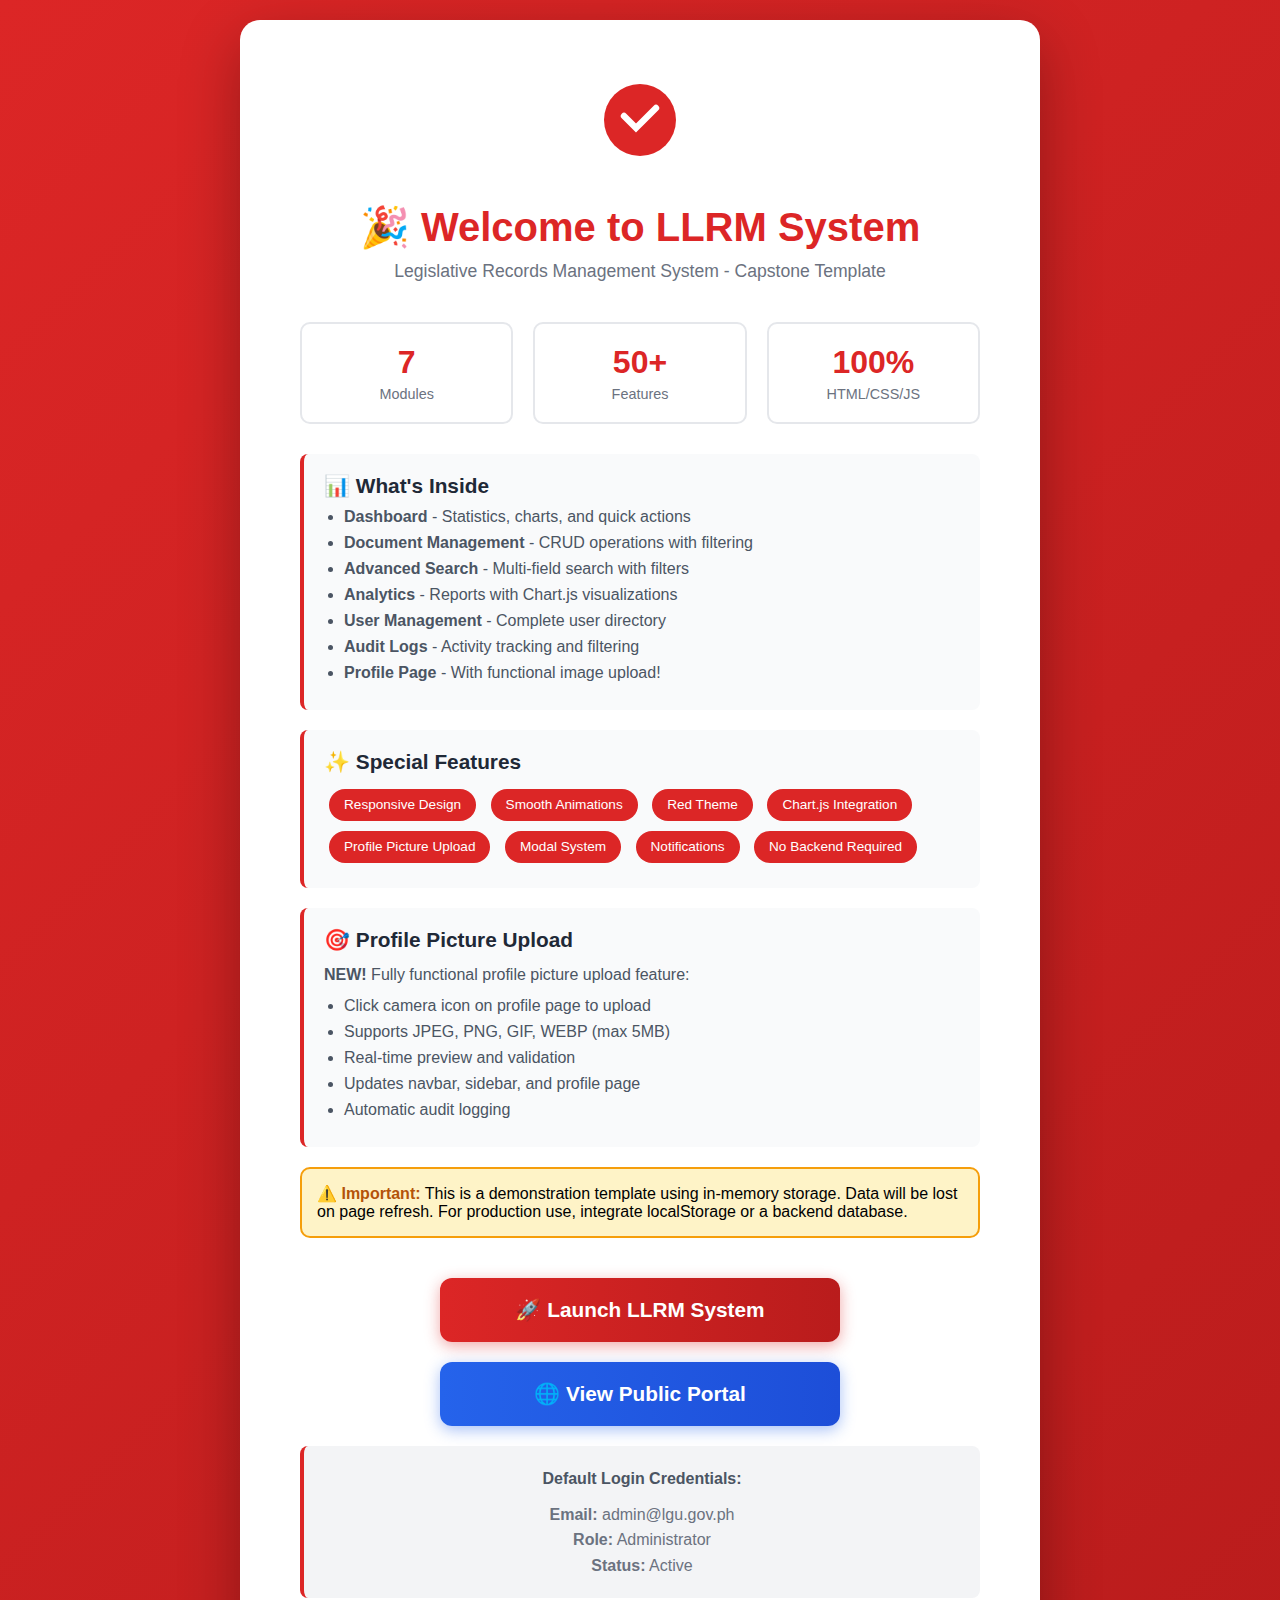
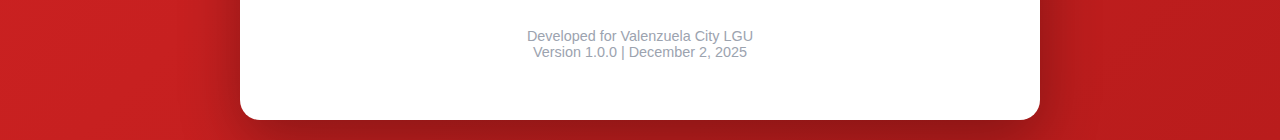
<file: index.html>
<!DOCTYPE html>
<html lang="en">

<head>
    <meta charset="UTF-8">
    <meta name="viewport" content="width=device-width, initial-scale=1.0">
    <title>LLRM System - Quick Start Guide</title>
    <style>
        * {
            margin: 0;
            padding: 0;
            box-sizing: border-box;
        }

        body {
            font-family: 'Segoe UI', Tahoma, Geneva, Verdana, sans-serif;
            background: linear-gradient(135deg, #dc2626 0%, #b91c1c 100%);
            min-height: 100vh;
            display: flex;
            align-items: center;
            justify-content: center;
            padding: 20px;
        }

        .container {
            background: white;
            border-radius: 20px;
            box-shadow: 0 20px 60px rgba(0, 0, 0, 0.3);
            max-width: 800px;
            width: 100%;
            padding: 60px;
            animation: fadeIn 0.5s ease-out;
        }

        @keyframes fadeIn {
            from {
                opacity: 0;
                transform: translateY(20px);
            }

            to {
                opacity: 1;
                transform: translateY(0);
            }
        }

        .logo {
            text-align: center;
            margin-bottom: 40px;
        }

        h1 {
            color: #dc2626;
            font-size: 2.5em;
            margin-bottom: 10px;
            text-align: center;
        }

        .subtitle {
            text-align: center;
            color: #6b7280;
            font-size: 1.1em;
            margin-bottom: 40px;
        }

        .feature-box {
            background: #f9fafb;
            border-left: 4px solid #dc2626;
            padding: 20px;
            margin-bottom: 20px;
            border-radius: 8px;
        }

        .feature-box h3 {
            color: #1f2937;
            margin-bottom: 10px;
            font-size: 1.3em;
        }

        .feature-box p {
            color: #4b5563;
            line-height: 1.6;
        }

        .feature-list {
            margin-top: 10px;
            padding-left: 20px;
        }

        .feature-list li {
            color: #4b5563;
            margin-bottom: 8px;
        }

        .start-button {
            display: block;
            background: linear-gradient(to right, #dc2626, #b91c1c);
            color: white;
            text-align: center;
            padding: 20px 40px;
            border-radius: 12px;
            text-decoration: none;
            font-size: 1.3em;
            font-weight: bold;
            margin: 40px auto 20px;
            max-width: 400px;
            box-shadow: 0 4px 15px rgba(220, 38, 38, 0.4);
            transition: all 0.3s ease;
        }

        .start-button:hover {
            transform: translateY(-2px);
            box-shadow: 0 6px 20px rgba(220, 38, 38, 0.5);
        }

        .info-grid {
            display: grid;
            grid-template-columns: repeat(auto-fit, minmax(200px, 1fr));
            gap: 20px;
            margin: 30px 0;
        }

        .info-card {
            background: white;
            border: 2px solid #e5e7eb;
            border-radius: 10px;
            padding: 20px;
            text-align: center;
        }

        .info-card .number {
            font-size: 2em;
            color: #dc2626;
            font-weight: bold;
            margin-bottom: 5px;
        }

        .info-card .label {
            color: #6b7280;
            font-size: 0.9em;
        }

        .badge {
            display: inline-block;
            background: #dc2626;
            color: white;
            padding: 5px 15px;
            border-radius: 20px;
            font-size: 0.85em;
            margin: 5px;
        }

        .warning {
            background: #fef3c7;
            border: 2px solid #f59e0b;
            border-radius: 10px;
            padding: 15px;
            margin: 20px 0;
        }

        .warning strong {
            color: #b45309;
        }
    </style>
</head>

<body>
    <div class="container">
        <div class="logo">
            <svg width="80" height="80" viewBox="0 0 100 100">
                <circle cx="50" cy="50" r="45" fill="#dc2626" />
                <path d="M30 45 L45 60 L70 35" stroke="white" stroke-width="8" fill="none" stroke-linecap="round" />
            </svg>
        </div>

        <h1>🎉 Welcome to LLRM System</h1>
        <p class="subtitle">Legislative Records Management System - Capstone Template</p>

        <div class="info-grid">
            <div class="info-card">
                <div class="number">7</div>
                <div class="label">Modules</div>
            </div>
            <div class="info-card">
                <div class="number">50+</div>
                <div class="label">Features</div>
            </div>
            <div class="info-card">
                <div class="number">100%</div>
                <div class="label">HTML/CSS/JS</div>
            </div>
        </div>

        <div class="feature-box">
            <h3>📊 What's Inside</h3>
            <ul class="feature-list">
                <li><strong>Dashboard</strong> - Statistics, charts, and quick actions</li>
                <li><strong>Document Management</strong> - CRUD operations with filtering</li>
                <li><strong>Advanced Search</strong> - Multi-field search with filters</li>
                <li><strong>Analytics</strong> - Reports with Chart.js visualizations</li>
                <li><strong>User Management</strong> - Complete user directory</li>
                <li><strong>Audit Logs</strong> - Activity tracking and filtering</li>
                <li><strong>Profile Page</strong> - With functional image upload!</li>
            </ul>
        </div>

        <div class="feature-box">
            <h3>✨ Special Features</h3>
            <p>
                <span class="badge">Responsive Design</span>
                <span class="badge">Smooth Animations</span>
                <span class="badge">Red Theme</span>
                <span class="badge">Chart.js Integration</span>
                <span class="badge">Profile Picture Upload</span>
                <span class="badge">Modal System</span>
                <span class="badge">Notifications</span>
                <span class="badge">No Backend Required</span>
            </p>
        </div>

        <div class="feature-box">
            <h3>🎯 Profile Picture Upload</h3>
            <p><strong>NEW!</strong> Fully functional profile picture upload feature:</p>
            <ul class="feature-list">
                <li>Click camera icon on profile page to upload</li>
                <li>Supports JPEG, PNG, GIF, WEBP (max 5MB)</li>
                <li>Real-time preview and validation</li>
                <li>Updates navbar, sidebar, and profile page</li>
                <li>Automatic audit logging</li>
            </ul>
        </div>

        <div class="warning">
            <strong>⚠️ Important:</strong> This is a demonstration template using in-memory storage.
            Data will be lost on page refresh. For production use, integrate localStorage or a backend database.
        </div>

        <a href="system-template-full.html" class="start-button">
            🚀 Launch LLRM System
        </a>

        <a href="public-portal.html" class="start-button"
            style="background: linear-gradient(to right, #2563eb, #1d4ed8); box-shadow: 0 4px 15px rgba(37, 99, 235, 0.4); margin-top: 10px;">
            🌐 View Public Portal
        </a>

        <div class="feature-box" style="text-align: center; background: #f3f4f6;">
            <p style="margin-bottom: 10px;"><strong>Default Login Credentials:</strong></p>
            <p style="color: #6b7280;">
                <strong>Email:</strong> admin@lgu.gov.ph<br>
                <strong>Role:</strong> Administrator<br>
                <strong>Status:</strong> Active
            </p>
        </div>

        <div style="text-align: center; margin-top: 30px; color: #9ca3af; font-size: 0.9em;">
            <p>Developed for Valenzuela City LGU</p>
            <p>Version 1.0.0 | December 2, 2025</p>
        </div>
    </div>
</body>

</html>
</file>
